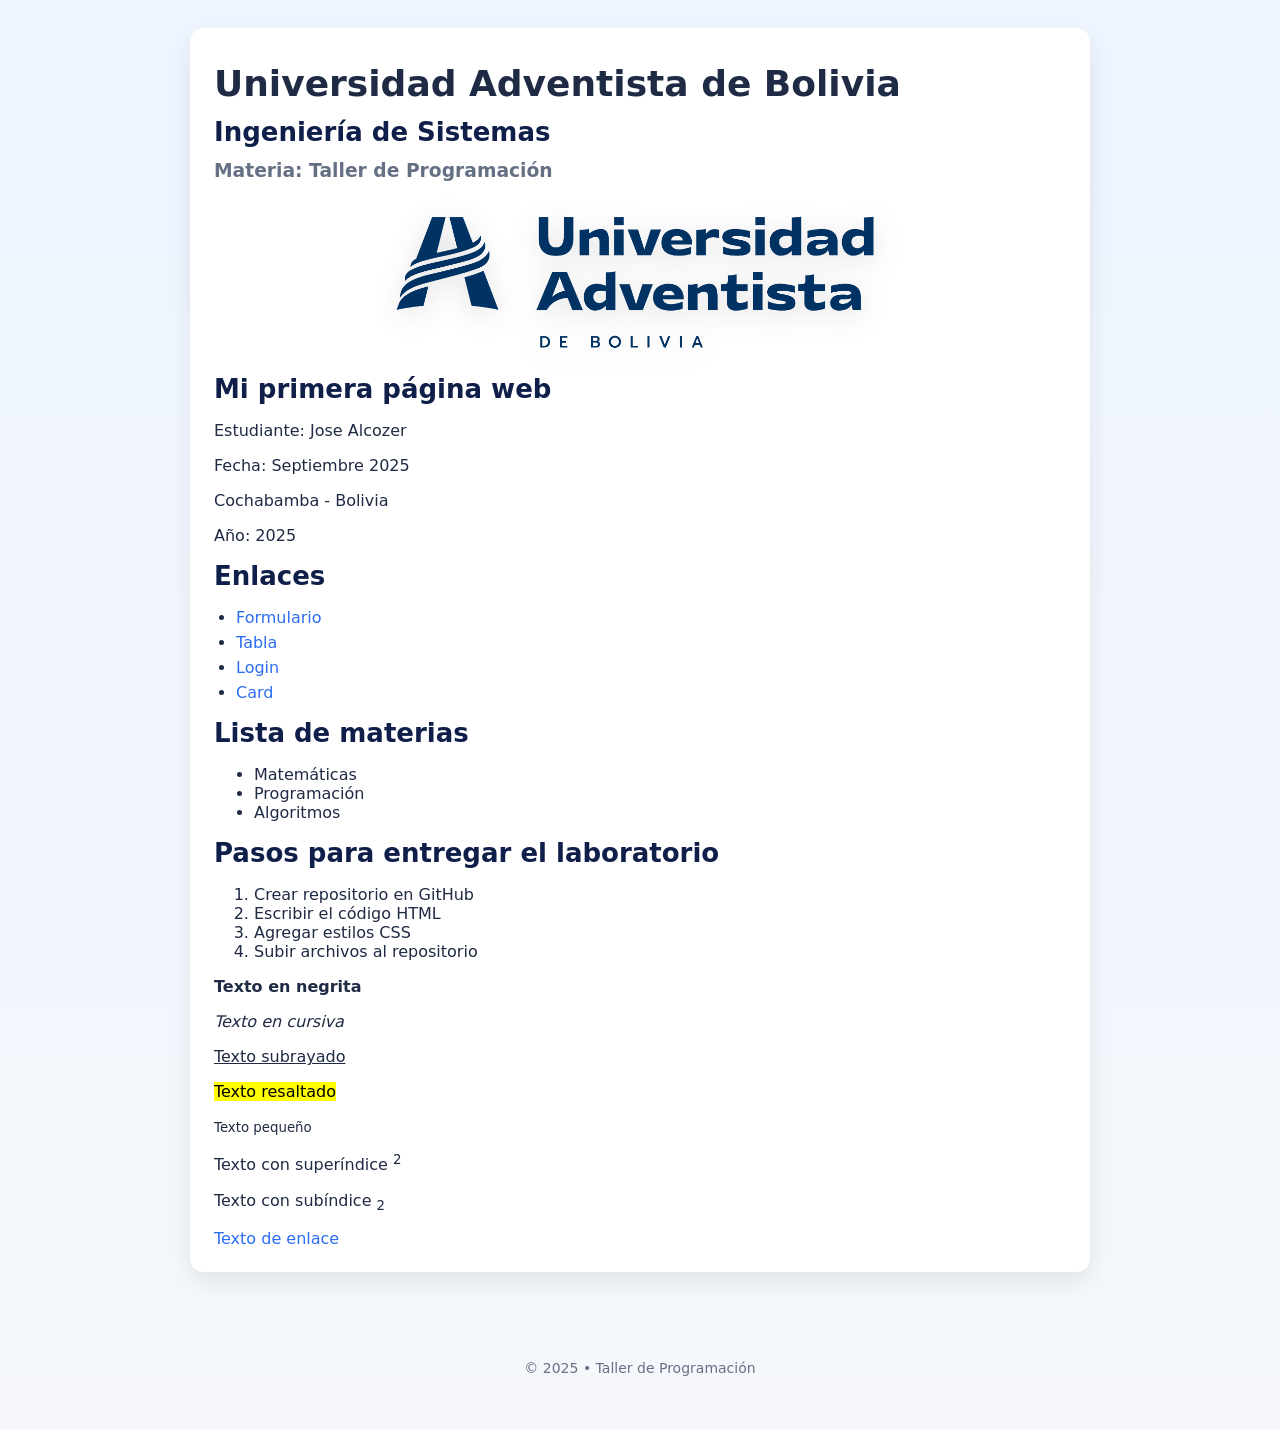
<file: index.html>
<!DOCTYPE html>
<html lang="es">
<head>
  <meta charset="UTF-8" />
  <meta name="viewport" content="width=device-width, initial-scale=1.0" />
  <meta name="description" content="Ejemplo de HTML5" />
  <meta name="keywords" content="HTML5, CSS3, WEB" />
  <title>Laboratorio 7</title>
  <link rel="stylesheet" href="index-styles.css" />
</head>
<body>
  <main class="container">
    <h1>Universidad Adventista de Bolivia</h1>
    <h2>Ingeniería de Sistemas</h2>
    <h3>Materia: Taller de Programación</h3>
    <figure class="logo-wrap">
      <img src="logo-uab.png" alt="UAB Logo" width="500">
      <figcaption class="sr-only"></figcaption>
    </figure>
    <h2>Mi primera página web</h2>
    <p>Estudiante: Jose Alcozer</p>
    <p>Fecha: Septiembre 2025</p>
    <p>Cochabamba - Bolivia</p>
    <p>Año: 2025</p>
    <h2>Enlaces</h2>
    <ul class="link-list">
      <li><a href="formulario.html">Formulario</a></li>
      <li><a href="tabla.html">Tabla</a></li>
      <li><a href="login.html">Login</a></li>
      <li><a href="card.html">Card</a></li>
    </ul>
    <h2>Lista de materias</h2>
    <ul>
      <li>Matemáticas</li>
      <li>Programación</li>
      <li>Algoritmos</li>
    </ul>
    <h2>Pasos para entregar el laboratorio</h2>
    <ol>
      <li>Crear repositorio en GitHub</li>
      <li>Escribir el código HTML</li>
      <li>Agregar estilos CSS</li>
      <li>Subir archivos al repositorio</li>
    </ol>
    <p><strong>Texto en negrita</strong></p>
    <p><em>Texto en cursiva</em></p>
    <p><u>Texto subrayado</u></p>
    <p><mark>Texto resaltado</mark></p>
    <p><small>Texto pequeño</small></p>
    <p>Texto con superíndice <sup>2</sup></p>
    <p>Texto con subíndice <sub>2</sub></p>
    <a href="https://www.google.com/">Texto de enlace</a>
  </main>
  <footer class="footer">
    <p>© 2025 • Taller de Programación</p>
  </footer>
</body>
</html>
</file>
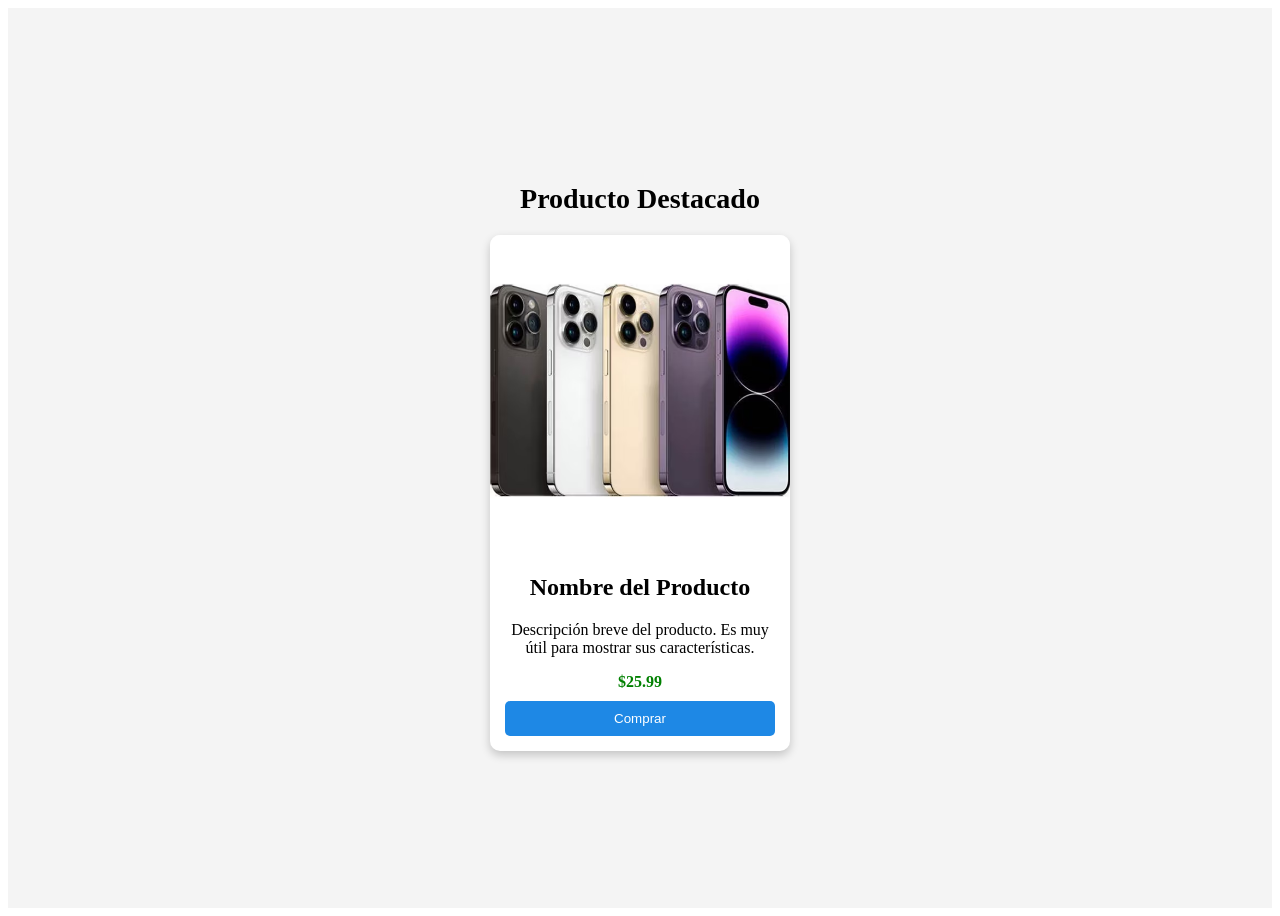
<file: card.html>
<!DOCTYPE html>
<html lang="es">
<head>
  <meta charset="UTF-8">
  <meta name="viewport" content="width=device-width, initial-scale=1.0">
  <title>Producto Destacado</title>
  <link rel="stylesheet" href="card-styles.css">
</head>
<body>
  <main class="page">
    <h1 class="titulo">Producto Destacado</h1>
    <article class="card">
      <img class="thumb" src="iphone.png" alt="Producto">
      <div class="card-body">
        <h2>Nombre del Producto</h2>
        <p class="desc">Descripción breve del producto. Es muy útil para mostrar sus características.</p>
        <div class="price">$25.99</div>
        <button class="buy">Comprar</button>
      </div>
    </article>
  </main>
</body>
</html>
</file>
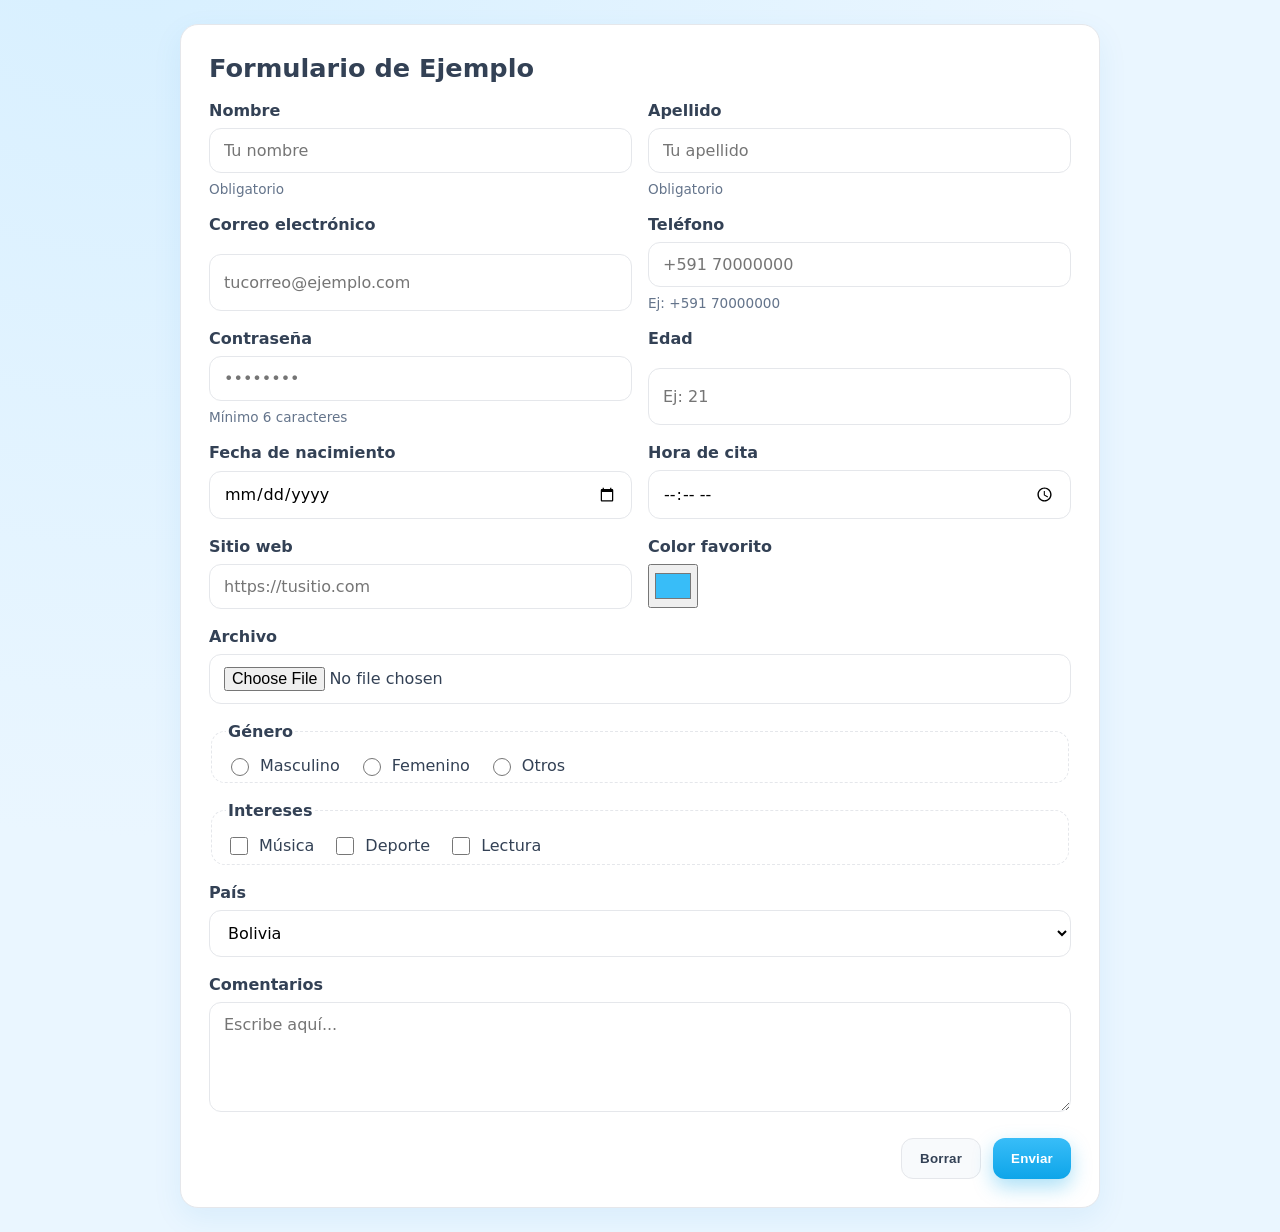
<file: formulario.html>
<!DOCTYPE html>
<html lang="es">
<head>
  <meta charset="UTF-8" />
  <meta name="viewport" content="width=device-width, initial-scale=1.0" />
  <title>Formulario</title>
  <link rel="stylesheet" href="form-styles.css" />
</head>
<body>
  <main class="page">
    <section class="card">
      <h1>Formulario de Ejemplo</h1>
      <form action="#" method="post" novalidate>
        <div class="grid">
          <div class="form-group">
            <label for="nombre">Nombre</label>
            <input id="nombre" name="nombre" type="text" placeholder="Tu nombre" required />
            <small class="hint">Obligatorio</small>
          </div>
          <div class="form-group">
            <label for="apellido">Apellido</label>
            <input id="apellido" name="apellido" type="text" placeholder="Tu apellido" required />
            <small class="hint">Obligatorio</small>
          </div>
        </div>
        <div class="grid">
          <div class="form-group">
            <label for="correo">Correo electrónico</label>
            <input id="correo" name="correo" type="email" placeholder="tucorreo@ejemplo.com" required />
          </div>
          <div class="form-group">
            <label for="telefono">Teléfono</label>
            <input id="telefono" name="telefono" type="tel" placeholder="+591 70000000" pattern="[\+\d\s\-]{7,}" inputmode="tel" />
            <small class="hint">Ej: +591 70000000</small>
          </div>
        </div>
        <div class="grid">
          <div class="form-group">
            <label for="clave">Contraseña</label>
            <input id="clave" name="clave" type="password" placeholder="••••••••" minlength="6" required />
            <small class="hint">Mínimo 6 caracteres</small>
          </div>
          <div class="form-group">
            <label for="edad">Edad</label>
            <input id="edad" name="edad" type="number" min="1" max="120" placeholder="Ej: 21" />
          </div>
        </div>
        <div class="grid">
          <div class="form-group">
            <label for="nacimiento">Fecha de nacimiento</label>
            <input id="nacimiento" name="nacimiento" type="date" />
          </div>
          <div class="form-group">
            <label for="hora">Hora de cita</label>
            <input id="hora" name="hora" type="time" />
          </div>
        </div>
        <div class="grid">
          <div class="form-group">
            <label for="web">Sitio web</label>
            <input id="web" name="web" type="url" placeholder="https://tusitio.com" />
          </div>
          <div class="form-group">
            <label for="color">Color favorito</label>
            <input id="color" name="color" type="color" value="#38bdf8" class="color-input" />
          </div>
        </div>
        <div class="form-group">
          <label for="archivo">Archivo</label>
          <input id="archivo" name="archivo" type="file" />
        </div>
        <fieldset class="fieldset">
          <legend>Género</legend>
          <label class="radio">
            <input type="radio" name="genero" value="masculino" required />
            <span>Masculino</span>
          </label>
          <label class="radio">
            <input type="radio" name="genero" value="femenino" />
            <span>Femenino</span>
          </label>
          <label class="radio">
            <input type="radio" name="genero" value="otros" />
            <span>Otros</span>
          </label>
        </fieldset>
        <fieldset class="fieldset">
          <legend>Intereses</legend>
          <label class="check">
            <input type="checkbox" name="musica" />
            <span>Música</span>
          </label>
          <label class="check">
            <input type="checkbox" name="deporte" />
            <span>Deporte</span>
          </label>
          <label class="check">
            <input type="checkbox" name="lectura" />
            <span>Lectura</span>
          </label>
        </fieldset>
        <div class="form-group">
          <label for="pais">País</label>
          <select id="pais" name="pais">
            <option value="bolivia">Bolivia</option>
            <option value="argentina">Argentina</option>
            <option value="chile">Chile</option>
          </select>
        </div>
        <div class="form-group">
          <label for="comentarios">Comentarios</label>
          <textarea id="comentarios" name="comentarios" rows="4" placeholder="Escribe aquí..."></textarea>
        </div>
        <div class="actions">
          <button type="reset" class="btn ghost">Borrar</button>
          <button type="submit" class="btn primary">Enviar</button>
        </div>
      </form>
    </section>
  </main>
</body>
</html>
</file>
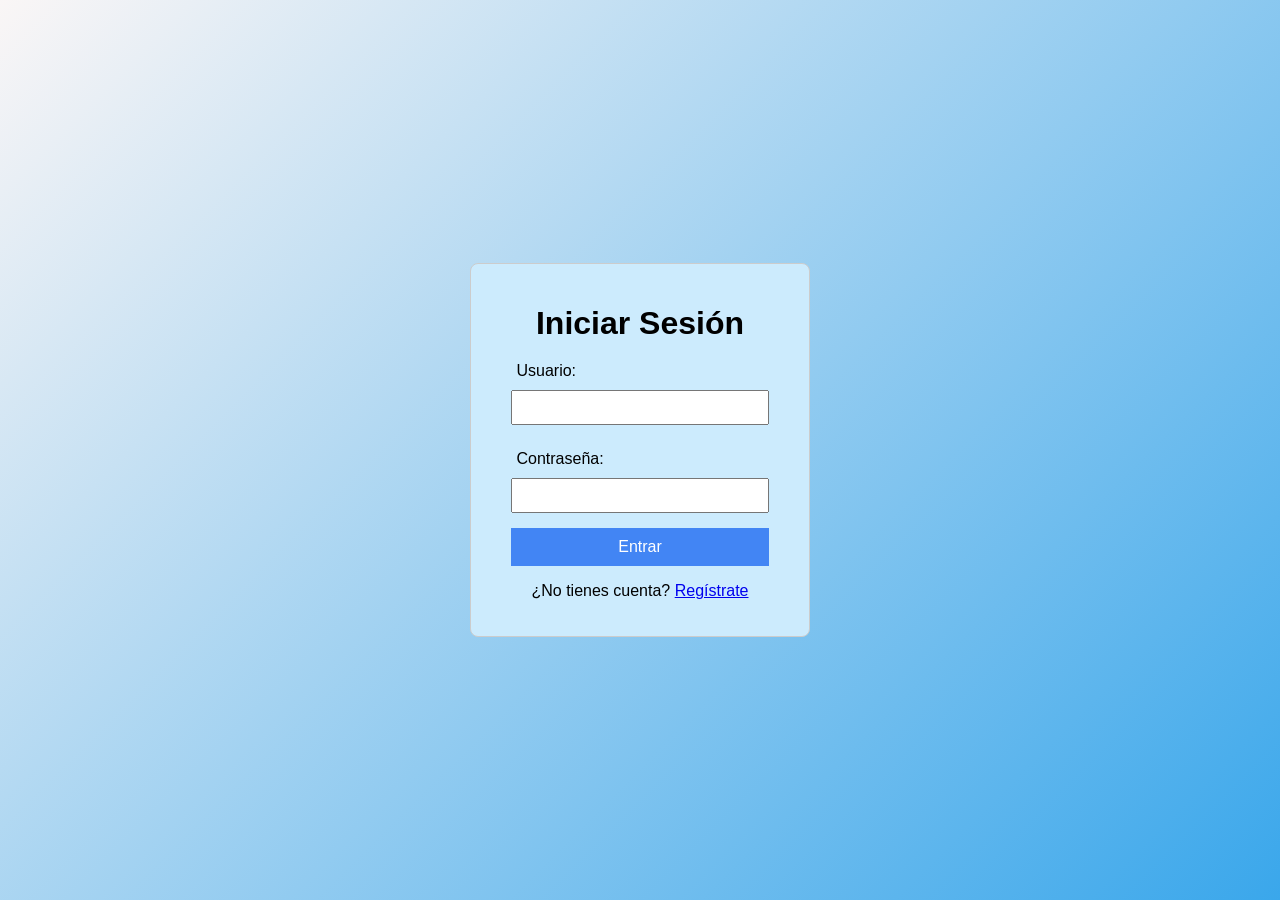
<file: login.html>
<!DOCTYPE html>
<html lang="es">
<head>
  <meta charset="UTF-8">
  <meta name="viewport" content="width=device-width, initial-scale=1.0">
  <title>Login</title>
  <link rel="stylesheet" href="login-styles.css">
</head>
<body>
  <div class="login-container">
    <h1>Iniciar Sesión</h1>
    <form>
      <label for="usuario">Usuario:</label>
      <input type="text" id="usuario" name="usuario" required>
      <label for="password">Contraseña:</label>
      <input type="password" id="password" name="password" required>
      <button type="submit">Entrar</button>
    </form>
    <p>¿No tienes cuenta? <a href="#">Regístrate</a></p>
  </div>
</body>
</html>
</file>
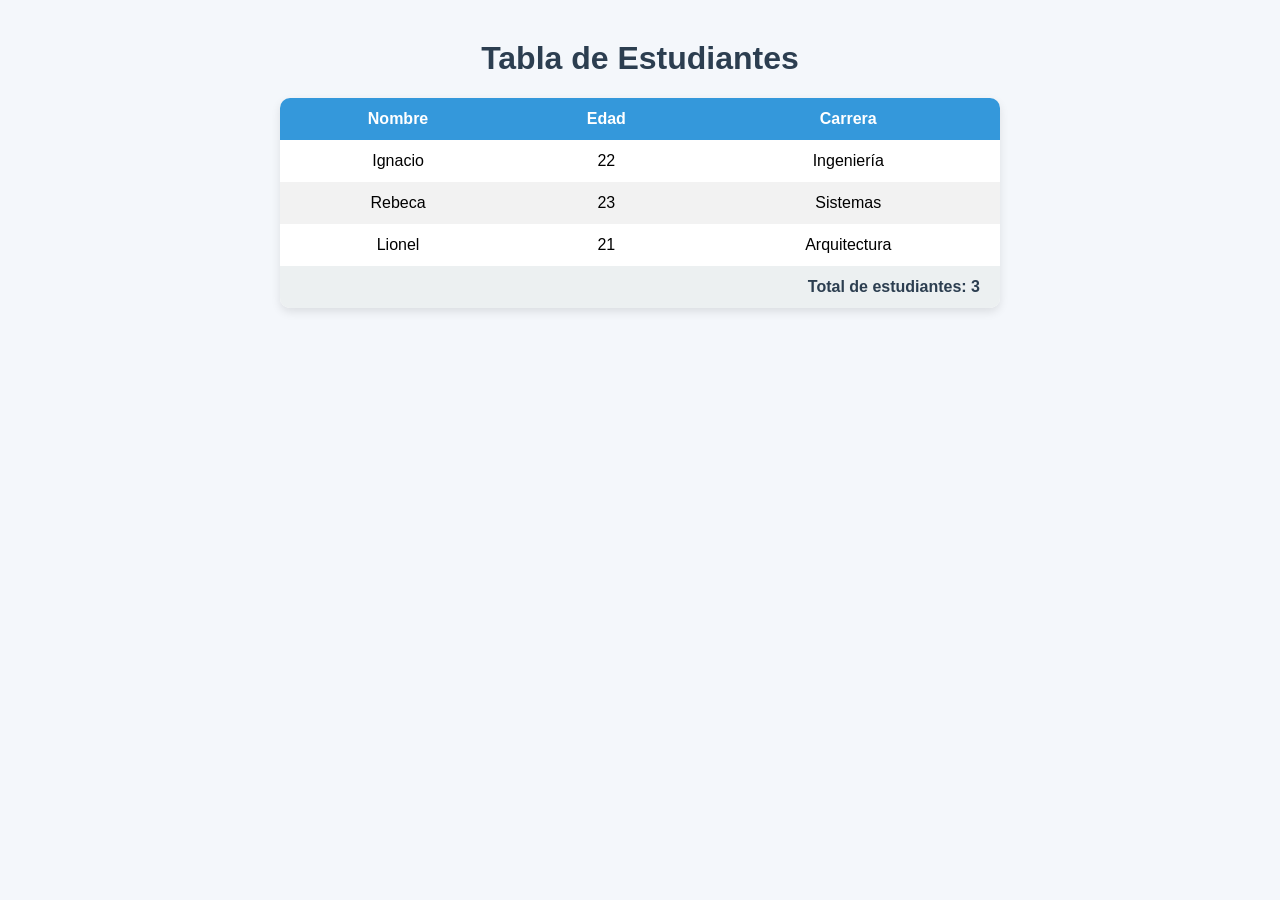
<file: tabla.html>
<!DOCTYPE html>
<html lang="es">
<head>
  <meta charset="UTF-8">
  <meta name="viewport" content="width=device-width, initial-scale=1.0">
  <title>Tabla</title>
  <style>
    body {
      font-family: Arial, sans-serif;
      background-color: #f4f7fb;
      margin: 40px;
    }

    h1 {
      text-align: center;
      color: #2c3e50;
    }

    table {
      width: 60%;
      margin: 20px auto;
      border-collapse: collapse;
      box-shadow: 0 4px 10px rgba(0, 0, 0, 0.1);
      background: #fff;
      border-radius: 10px;
      overflow: hidden;
    }

    thead {
      background-color: #3498db;
      color: #fff;
    }

    th,
    td {
      padding: 12px 15px;
      text-align: center;
    }

    tbody tr:nth-child(even) {
      background-color: #f2f2f2;
    }

    tbody tr:hover {
      background-color: #dff0ff;
      cursor: pointer;
    }

    tfoot {
      background-color: #ecf0f1;
      font-weight: bold;
    }

    tfoot td {
      text-align: right;
      color: #2c3e50;
      padding-right: 20px;
    }
  </style>
</head>
<body>
  <h1>Tabla de Estudiantes</h1>
  <table>
    <thead>
      <tr>
        <th>Nombre</th>
        <th>Edad</th>
        <th>Carrera</th>
      </tr>
    </thead>
    <tbody>
      <tr>
        <td>Ignacio</td>
        <td>22</td>
        <td>Ingeniería</td>
      </tr>
      <tr>
        <td>Rebeca</td>
        <td>23</td>
        <td>Sistemas</td>
      </tr>
      <tr>
        <td>Lionel</td>
        <td>21</td>
        <td>Arquitectura</td>
      </tr>
    </tbody>
    <tfoot>
      <tr>
        <td colspan="3">Total de estudiantes: 3</td>
      </tr>
    </tfoot>
  </table>
</body>
</html>
</file>
<file: index-styles.css>
:root {
  --bg: #f5f7fb;
  --card: #ffffff;
  --text: #1f2a44;
  --muted: #667085;
  --brand: #2a6df4;
  --shadow: 0 10px 25px rgba(0, 0, 0, .08);
  --radius: 14px;
}

* {
  box-sizing: border-box;
}

html,
body {
  margin: 0;
  padding: 0;
}

body {
  font-family: system-ui, -apple-system, Segoe UI, Roboto, Arial, sans-serif;
  color: var(--text);
  background: linear-gradient(180deg, #eef5ff 0%, var(--bg) 100%);
}

.container {
  max-width: 900px;
  margin: 28px auto 56px;
  padding: 24px;
  background: var(--card);
  border-radius: var(--radius);
  box-shadow: var(--shadow);
}

h1,
h2,
h3 {
  line-height: 1.2;
  margin: 10px 0 12px;
}

h1 {
  font-size: clamp(28px, 4vw, 36px);
}

h2 {
  font-size: clamp(20px, 3vw, 26px);
  color: #0f1f4a;
}

h3 {
  color: var(--muted);
}

.logo-wrap {
  margin: 18px 0 8px;
  text-align: center;
}

.logo-wrap img {
  max-width: 100%;
  height: auto;
  filter: drop-shadow(0 6px 14px rgba(0, 0, 0, .12));
}

a {
  color: var(--brand);
  text-decoration: none;
}

a:hover {
  text-decoration: underline;
}

.link-list {
  list-style: disc;
  padding-left: 22px;
}

.link-list li {
  margin: 6px 0;
}

.footer {
  text-align: center;
  color: var(--muted);
  padding: 18px 12px 40px;
  font-size: 14px;
}
</file>
<file: card-styles.css>
.page {
  display: flex;
  flex-direction: column;
  align-items: center;
  justify-content: center;
  min-height: 100vh;
  background-color: #f4f4f4;
}

.titulo {
  text-align: center;
  font-size: 28px;
  font-weight: bold;
  margin-bottom: 20px;
}

.card {
  width: 300px;
  background: #fff;
  border-radius: 10px;
  box-shadow: 0 4px 10px rgba(0, 0, 0, 0.2);
  overflow: hidden;
  text-align: center;
}

.card img.thumb {
  width: 100%;
  height: auto;
}

.card-body {
  padding: 15px;
}

.price {
  color: green;
  font-weight: bold;
  margin: 10px 0;
}

.buy {
  background-color: #1e88e5;
  color: #fff;
  border: none;
  padding: 10px 15px;
  width: 100%;
  border-radius: 5px;
  cursor: pointer;
}

.buy:hover {
  background-color: #1565c0;
}
</file>
<file: form-styles.css>
:root {
  --celeste-50: #eaf6ff;
  --celeste-100: #d6efff;
  --celeste-300: #7dd3fc;
  --celeste-400: #38bdf8;
  --celeste-500: #0ea5e9;
  --slate-700: #334155;
  --slate-500: #64748b;
  --border: #e5e7eb;
  --ring: rgba(14, 165, 233, .25);
  --white: #fff;
}

* {
  box-sizing: border-box;
}

body {
  margin: 0;
  font-family: system-ui, -apple-system, Segoe UI, Roboto, Ubuntu, "Helvetica Neue", Arial, "Noto Sans", "Apple Color Emoji", "Segoe UI Emoji", "Segoe UI Symbol";
  color: var(--slate-700);
  background: radial-gradient(60rem 60rem at 10% -10%, var(--celeste-100), transparent),
              radial-gradient(60rem 60rem at 110% 10%, var(--celeste-50), transparent),
              var(--celeste-50);
  min-height: 100svh;
  display: grid;
  place-items: center;
  padding: 24px;
}

.page {
  width: 100%;
  max-width: 920px;
}

.card {
  background: var(--white);
  border: 1px solid var(--border);
  border-radius: 18px;
  box-shadow: 0 10px 30px rgba(2, 132, 199, .08);
  padding: 28px;
}

h1 {
  margin: 0 0 18px;
  font-size: 1.6rem;
  color: var(--slate-700);
}

form {
  display: grid;
  gap: 18px;
}

.grid {
  display: grid;
  gap: 16px;
  grid-template-columns: repeat(2, minmax(0, 1fr));
}

@media (max-width: 720px) {
  .grid {
    grid-template-columns: 1fr;
  }
}

.form-group {
  display: grid;
  gap: 8px;
}

label,
legend {
  font-weight: 600;
  color: var(--slate-700);
}

input[type="text"],
input[type="email"],
input[type="password"],
input[type="number"],
input[type="date"],
input[type="time"],
input[type="url"],
input[type="tel"],
input[type="file"],
select,
textarea {
  width: 100%;
  padding: 12px 14px;
  border: 1px solid var(--border);
  border-radius: 12px;
  font: inherit;
  background: #fff;
  transition: box-shadow .2s, border-color .2s, transform .06s;
}

input:focus,
select:focus,
textarea:focus {
  outline: none;
  border-color: var(--celeste-400);
  box-shadow: 0 0 0 6px var(--ring);
}

textarea {
  resize: vertical;
  min-height: 110px;
}

.hint {
  color: var(--slate-500);
  font-size: .85rem;
}

.color-input {
  height: 44px;
  padding: 4px;
  cursor: pointer;
}

.fieldset {
  border: 1px dashed var(--border);
  border-radius: 14px;
  padding: 14px 14px 6px;
  display: flex;
  flex-wrap: wrap;
  gap: 12px 18px;
}

.radio,
.check {
  display: inline-flex;
  align-items: center;
  gap: 8px;
  font-weight: 500;
  cursor: pointer;
}

.radio input,
.check input {
  width: 18px;
  height: 18px;
  accent-color: var(--celeste-500);
}

.actions {
  display: flex;
  gap: 12px;
  justify-content: end;
  margin-top: 8px;
}

.btn {
  appearance: none;
  border: none;
  border-radius: 12px;
  padding: 12px 18px;
  font-weight: 700;
  letter-spacing: .2px;
  cursor: pointer;
  transition: transform .05s ease, box-shadow .2s ease, background-color .2s;
}

.btn:active {
  transform: translateY(1px);
}

.btn.primary {
  background: linear-gradient(180deg, var(--celeste-400), var(--celeste-500));
  color: #fff;
  box-shadow: 0 8px 20px rgba(14, 165, 233, .35);
}

.btn.primary:hover {
  filter: brightness(1.04);
}

.btn.ghost {
  background: #f8fafc;
  color: var(--slate-700);
  border: 1px solid var(--border);
}

.btn.ghost:hover {
  background: #f1f5f9;
}
</file>
<file: login-styles.css>
body {
  font-family: Arial, sans-serif;
  background: linear-gradient(135deg, #faf6f6, #3aa7eb);
  display: flex;
  justify-content: center;
  align-items: center;
  height: 100vh;
  margin: 0;
}

.login-container {
  background-color: #ccebfd;
  padding: 20px 40px;
  border: 1px solid #ccc;
  border-radius: 8px;
  text-align: center;
}

h1 {
  margin-bottom: 20px;
}

label {
  display: block;
  text-align: left;
  margin: 10px 5px;
}

input {
  width: 100%;
  padding: 8px;
  margin-bottom: 15px;
  box-sizing: border-box;
}

button {
  width: 100%;
  padding: 10px;
  background-color: #4285f4;
  color: #fff;
  border: none;
  cursor: pointer;
  font-size: 16px;
}
</file>
